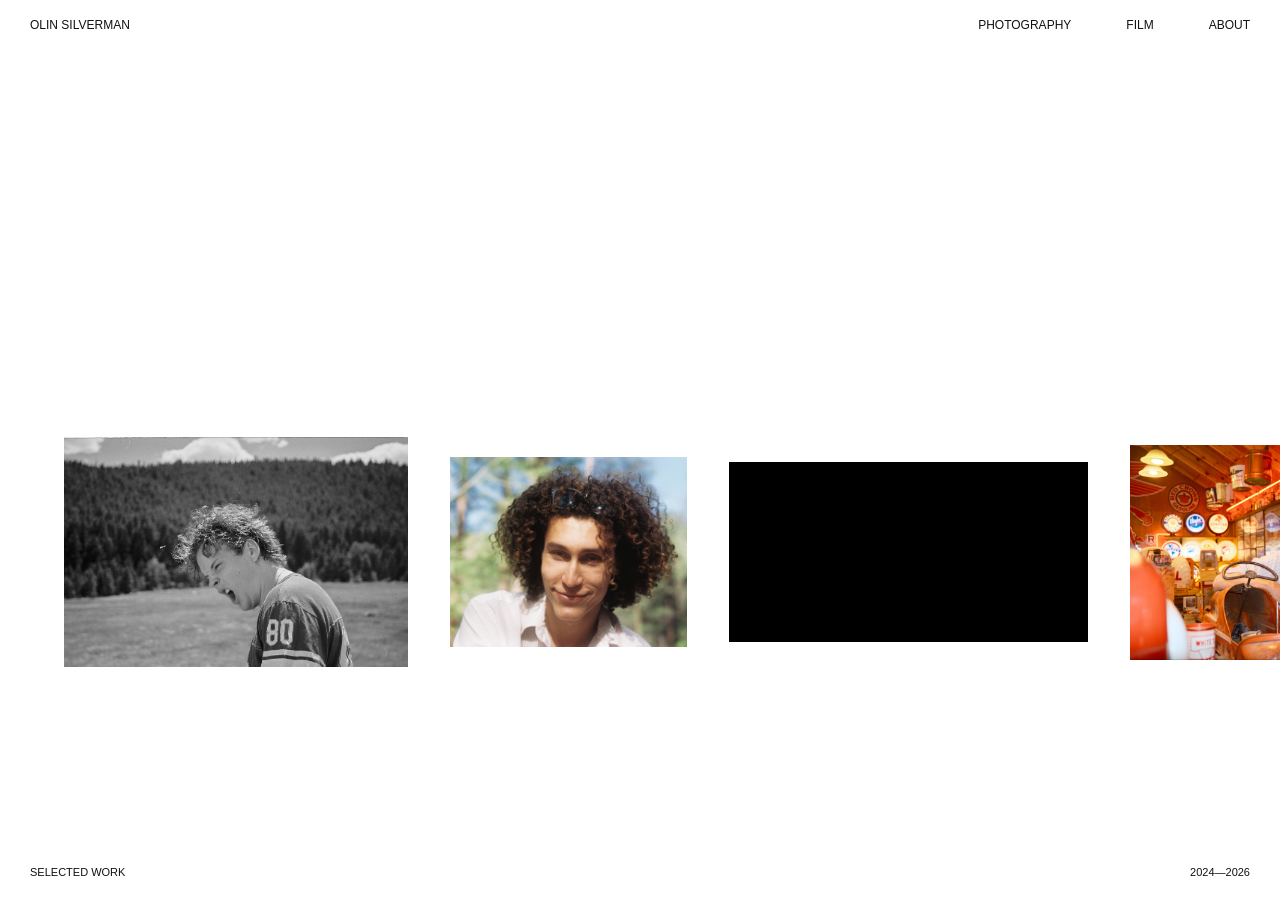
<file: index.html>
<!doctype html><html lang="en"><head>
<meta charset="utf-8"><meta name="viewport" content="width=device-width,initial-scale=1">
<title>Olin Silverman</title><link rel="stylesheet" href="style.css"><link rel="icon" type="image/svg+xml" href="favicon.svg">
</head>
<body><header class="header">
<a class="brand" href="index.html">OLIN SILVERMAN</a>
<nav>
<a href="photography.html">PHOTOGRAPHY</a>
<a href="film.html">FILM</a>
<a href="about.html">ABOUT</a>
</nav>
</header><main>
<section class="home">
<div class="strip" aria-label="Selected work">
<a href="photography.html"><img src="images/jersey-portrait.jpg" alt="Portrait"></a>
<a href="photography.html"><img src="images/portrait-curly-color.jpg" alt="Portrait"></a>
<a href="film.html" class="video-tile"><video autoplay muted loop playsinline preload="metadata" aria-label="Film clip"><source src="videos/homepage-clip-01.mp4" type="video/mp4"></video></a>
<a href="photography.html"><img src="images/gas-station-portrait.png" alt="Gas station portrait"></a>
<a href="photography.html"><img src="images/cow-bw.jpg" alt="Street photograph"></a>
<a href="film.html" class="video-tile"><video autoplay muted loop playsinline preload="metadata" aria-label="Film clip"><source src="videos/homepage-clip-03.mp4" type="video/mp4"></video></a>
<a href="photography.html"><img src="images/coast-golden.jpg" alt="Coastal landscape"></a>
<a href="film.html" class="video-tile"><video autoplay muted loop playsinline preload="metadata" aria-label="Film clip"><source src="videos/homepage-clip-04.mp4" type="video/mp4"></video></a>
<a href="photography.html"><img src="images/wave-bw.jpg" alt="Ocean wave"></a>
<a href="photography.html"><img src="images/orange-church.jpg" alt="Church"></a>
<a href="film.html" class="video-tile"><video autoplay muted loop playsinline preload="metadata" aria-label="Film clip"><source src="videos/homepage-bikers.mp4" type="video/mp4"></video></a>
<a href="photography.html"><img src="images/orange-runner.jpg" alt="Runner in hallway"></a>
<a href="photography.html"><img src="images/skier.jpg" alt="Skier in snow"></a>
<a href="photography.html"><img src="images/harbor-tug.jpg" alt="Tugboat in harbor"></a>
</div>
<div class="home-foot"><span>SELECTED WORK</span><span>2024—2026</span></div>
</section></main><script src="script.js"></script></body></html>
</file>
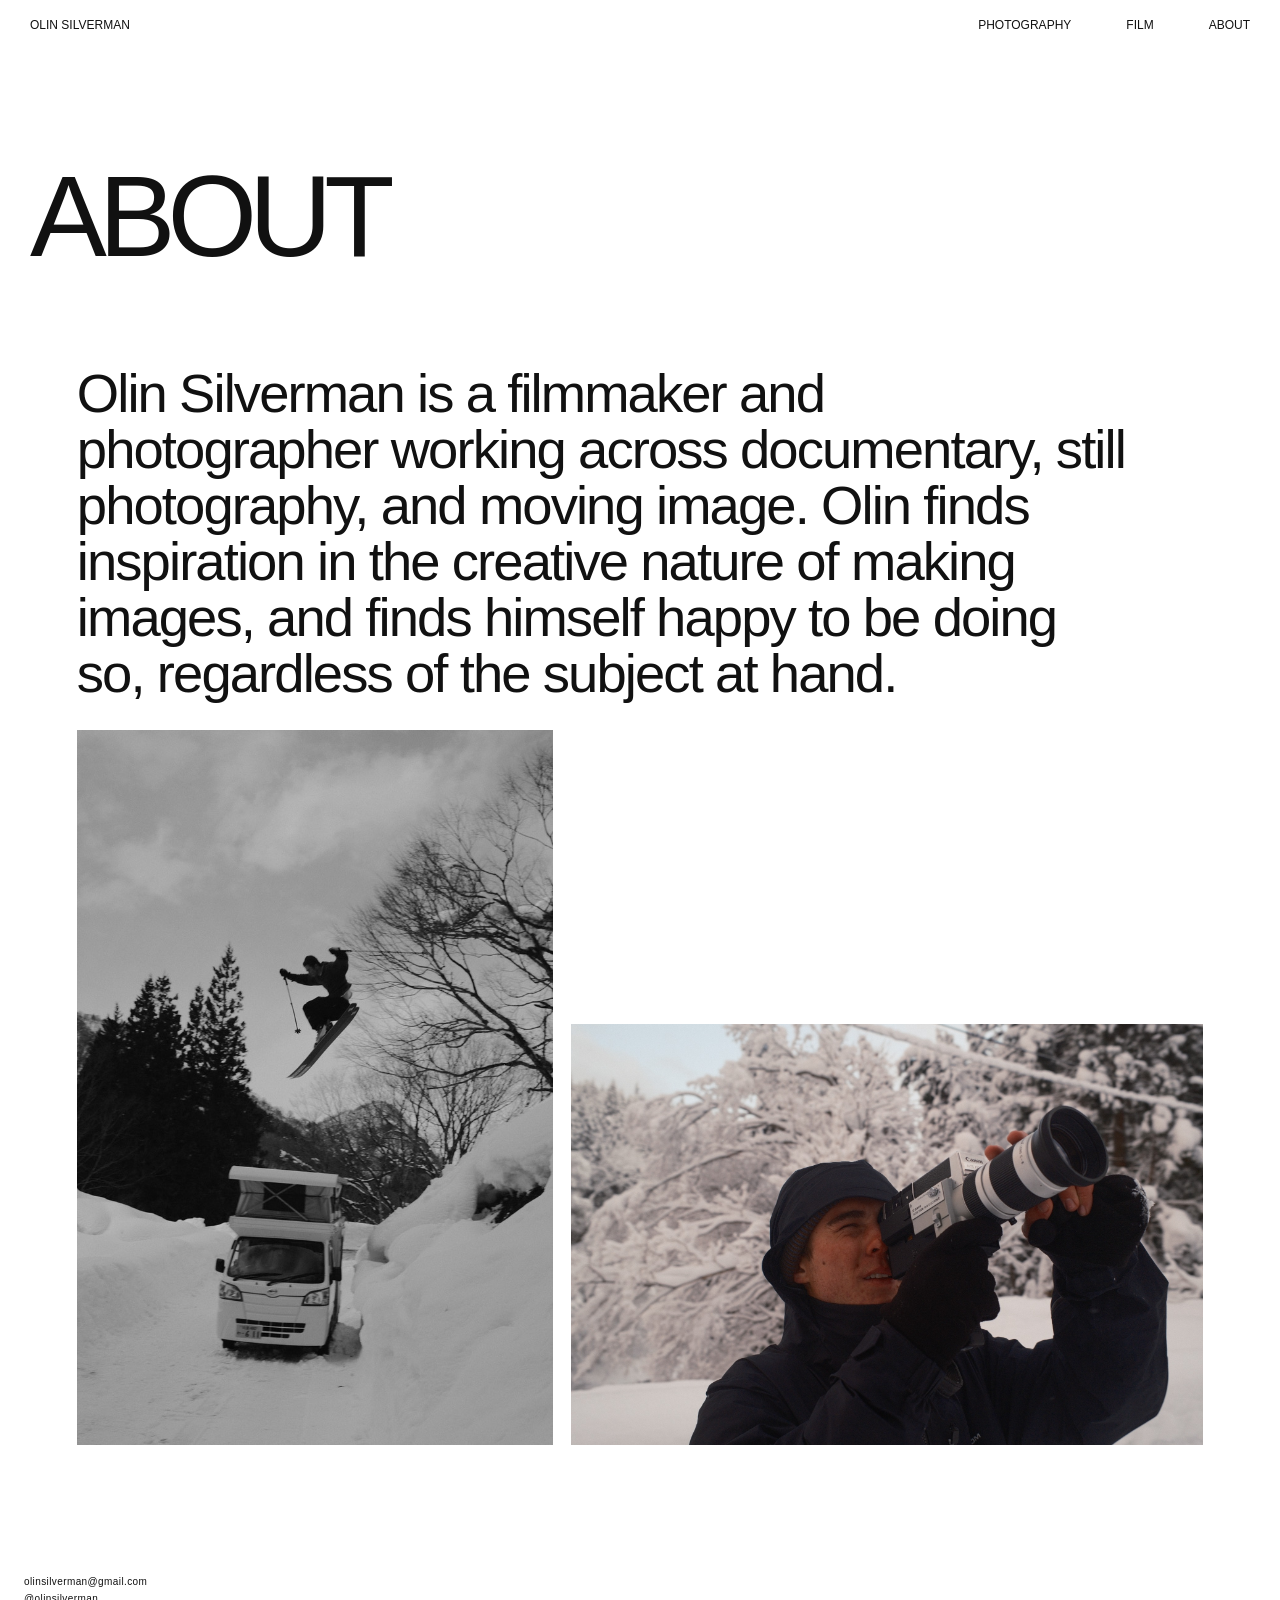
<file: about.html>
<!doctype html><html lang="en"><head>
<meta charset="utf-8"><meta name="viewport" content="width=device-width,initial-scale=1">
<title>About — Olin Silverman</title><link rel="stylesheet" href="style.css"><link rel="icon" type="image/svg+xml" href="favicon.svg">
</head>
<body><header class="header">
<a class="brand" href="index.html">OLIN SILVERMAN</a>
<nav>
<a href="photography.html">PHOTOGRAPHY</a>
<a href="film.html">FILM</a>
<a href="about.html">ABOUT</a>
</nav>
</header><main>
<section class="about about-reference">
<div class="page-head"><h1>ABOUT</h1></div>
<p class="about-reference-statement">Olin Silverman is a filmmaker and photographer working across documentary, still photography, and moving image. Olin finds inspiration in the creative nature of making images, and finds himself happy to be doing so, regardless of the subject at hand.</p>
<div class="about-reference-images">
<figure><img src="images/about-ski-jump.jpeg" alt="Skier jumping above a vehicle in deep snow"></figure>
<figure><img src="images/about-filming.jpg" alt="Filmmaker using a camera in the snow"></figure>
</div>
</section>
</main><script src="script.js"></script><div class="site-contact">
<a href="mailto:olinsilverman@gmail.com">olinsilverman@gmail.com</a>
<a href="https://www.instagram.com/olinsilverman/" target="_blank" rel="noopener">@olinsilverman</a>
</div>
</body></html>
</file>
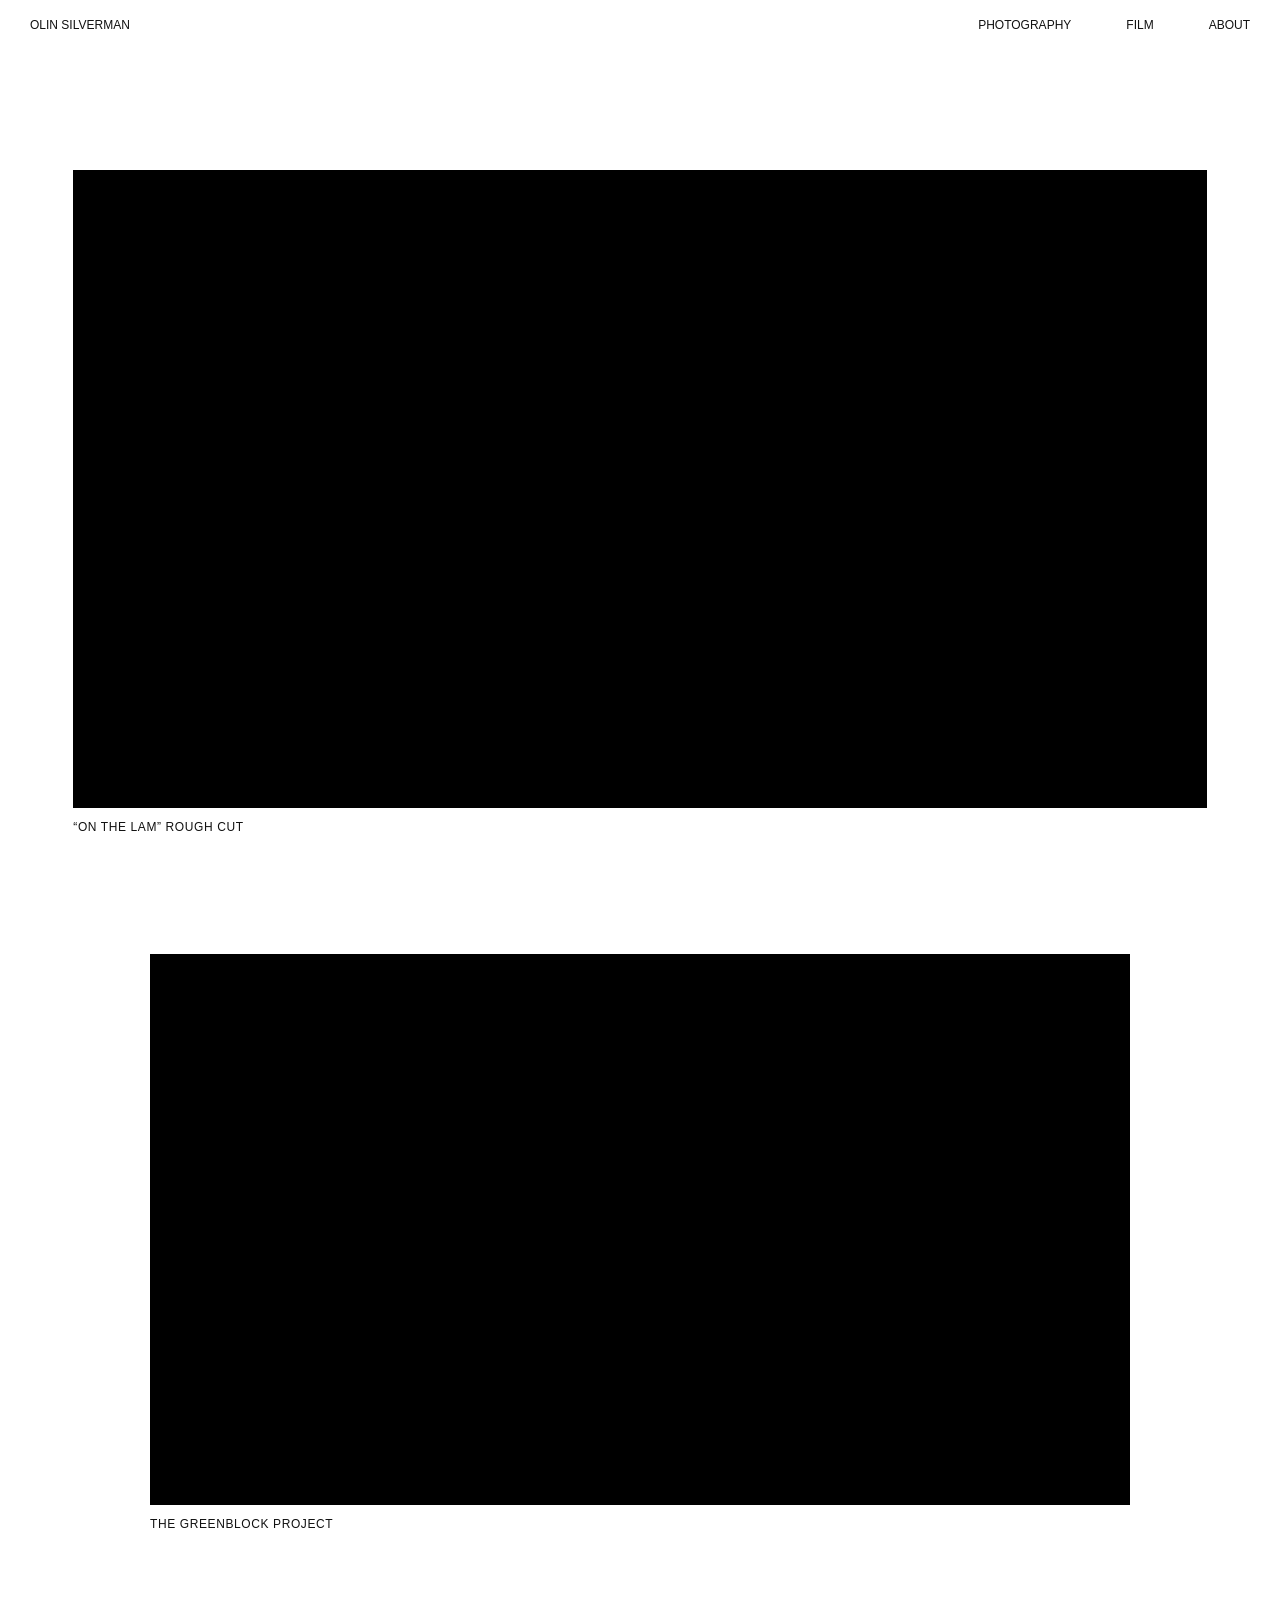
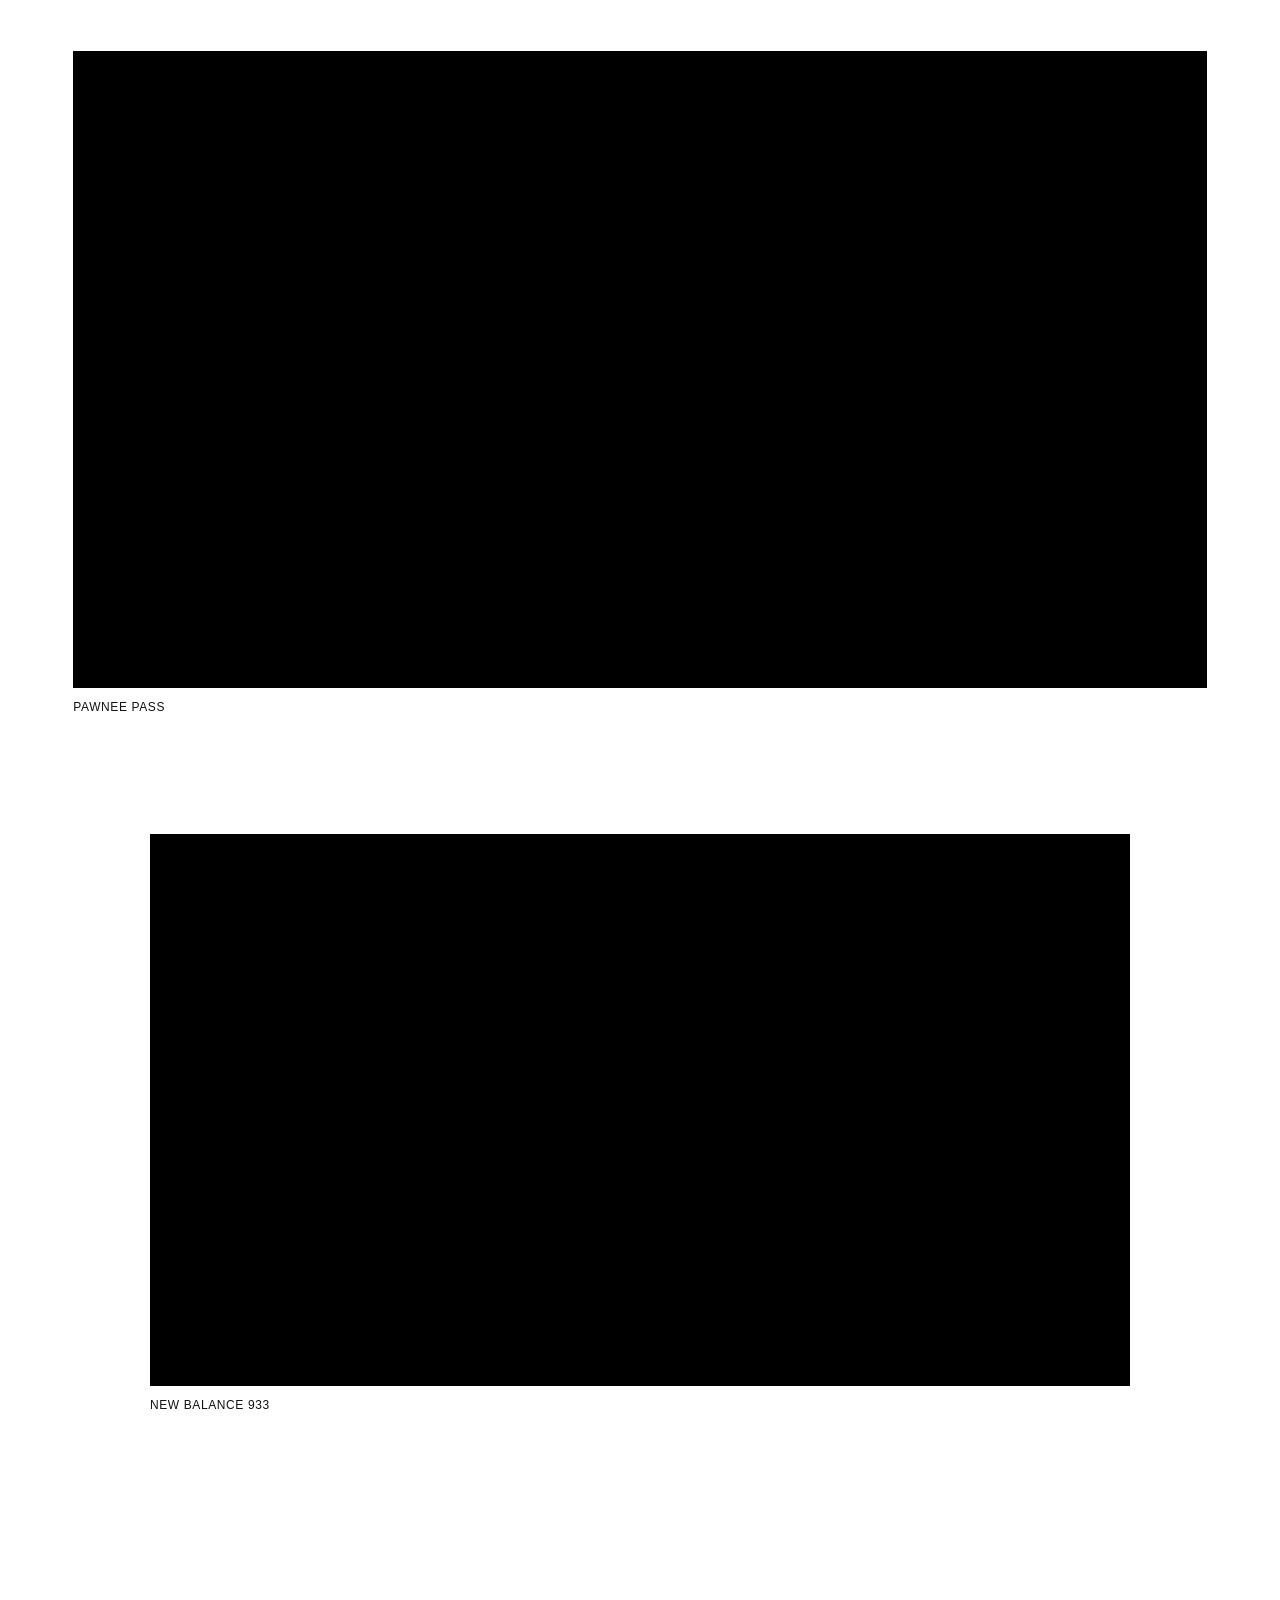
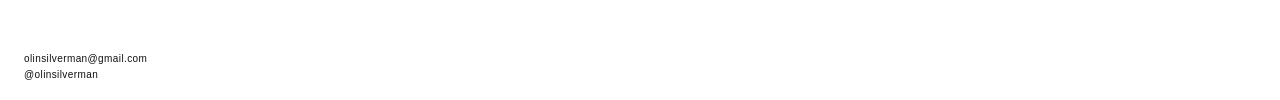
<file: film.html>
<!doctype html><html lang="en"><head>
<meta charset="utf-8"><meta name="viewport" content="width=device-width,initial-scale=1">
<title>Film — Olin Silverman</title><link rel="stylesheet" href="style.css"><link rel="icon" type="image/svg+xml" href="favicon.svg">
</head>
<body><header class="header">
<a class="brand" href="index.html">OLIN SILVERMAN</a>
<nav>
<a href="photography.html">PHOTOGRAPHY</a>
<a href="film.html">FILM</a>
<a href="about.html">ABOUT</a>
</nav>
</header><main class="film-page">
  <section class="film-project">
    <div class="film-embed">
      <iframe src="https://player.vimeo.com/video/1230556591?title=0&byline=0&portrait=0"
        title="ON THE LAM Rough Cut"
        frameborder="0" allow="autoplay; fullscreen; picture-in-picture" allowfullscreen></iframe>
    </div>
    <div class="film-meta"><h2>“ON THE LAM” Rough Cut</h2></div>
  </section>

  <section class="film-project">
    <div class="film-embed">
      <iframe src="https://player.vimeo.com/video/1230595044?title=0&byline=0&portrait=0"
        title="The Greenblock Project"
        frameborder="0" allow="autoplay; fullscreen; picture-in-picture" allowfullscreen></iframe>
    </div>
    <div class="film-meta"><h2>The Greenblock Project</h2></div>
  </section>

  <section class="film-project">
    <div class="film-embed">
      <iframe src="https://player.vimeo.com/video/1231788309?title=0&byline=0&portrait=0"
        title="Pawnee Pass"
        frameborder="0" allow="autoplay; fullscreen; picture-in-picture" allowfullscreen></iframe>
    </div>
    <div class="film-meta"><h2>Pawnee Pass</h2></div>
  </section>

  <section class="film-project">
    <div class="film-embed">
      <iframe src="https://player.vimeo.com/video/1231485415?title=0&byline=0&portrait=0"
        title="New Balance 933"
        frameborder="0" allow="autoplay; fullscreen; picture-in-picture" allowfullscreen></iframe>
    </div>
    <div class="film-meta"><h2>New Balance 933</h2></div>
  </section>
</main><script src="script.js"></script><div class="site-contact">
<a href="mailto:olinsilverman@gmail.com">olinsilverman@gmail.com</a>
<a href="https://www.instagram.com/olinsilverman/" target="_blank" rel="noopener">@olinsilverman</a>
</div>
</body></html>
</file>
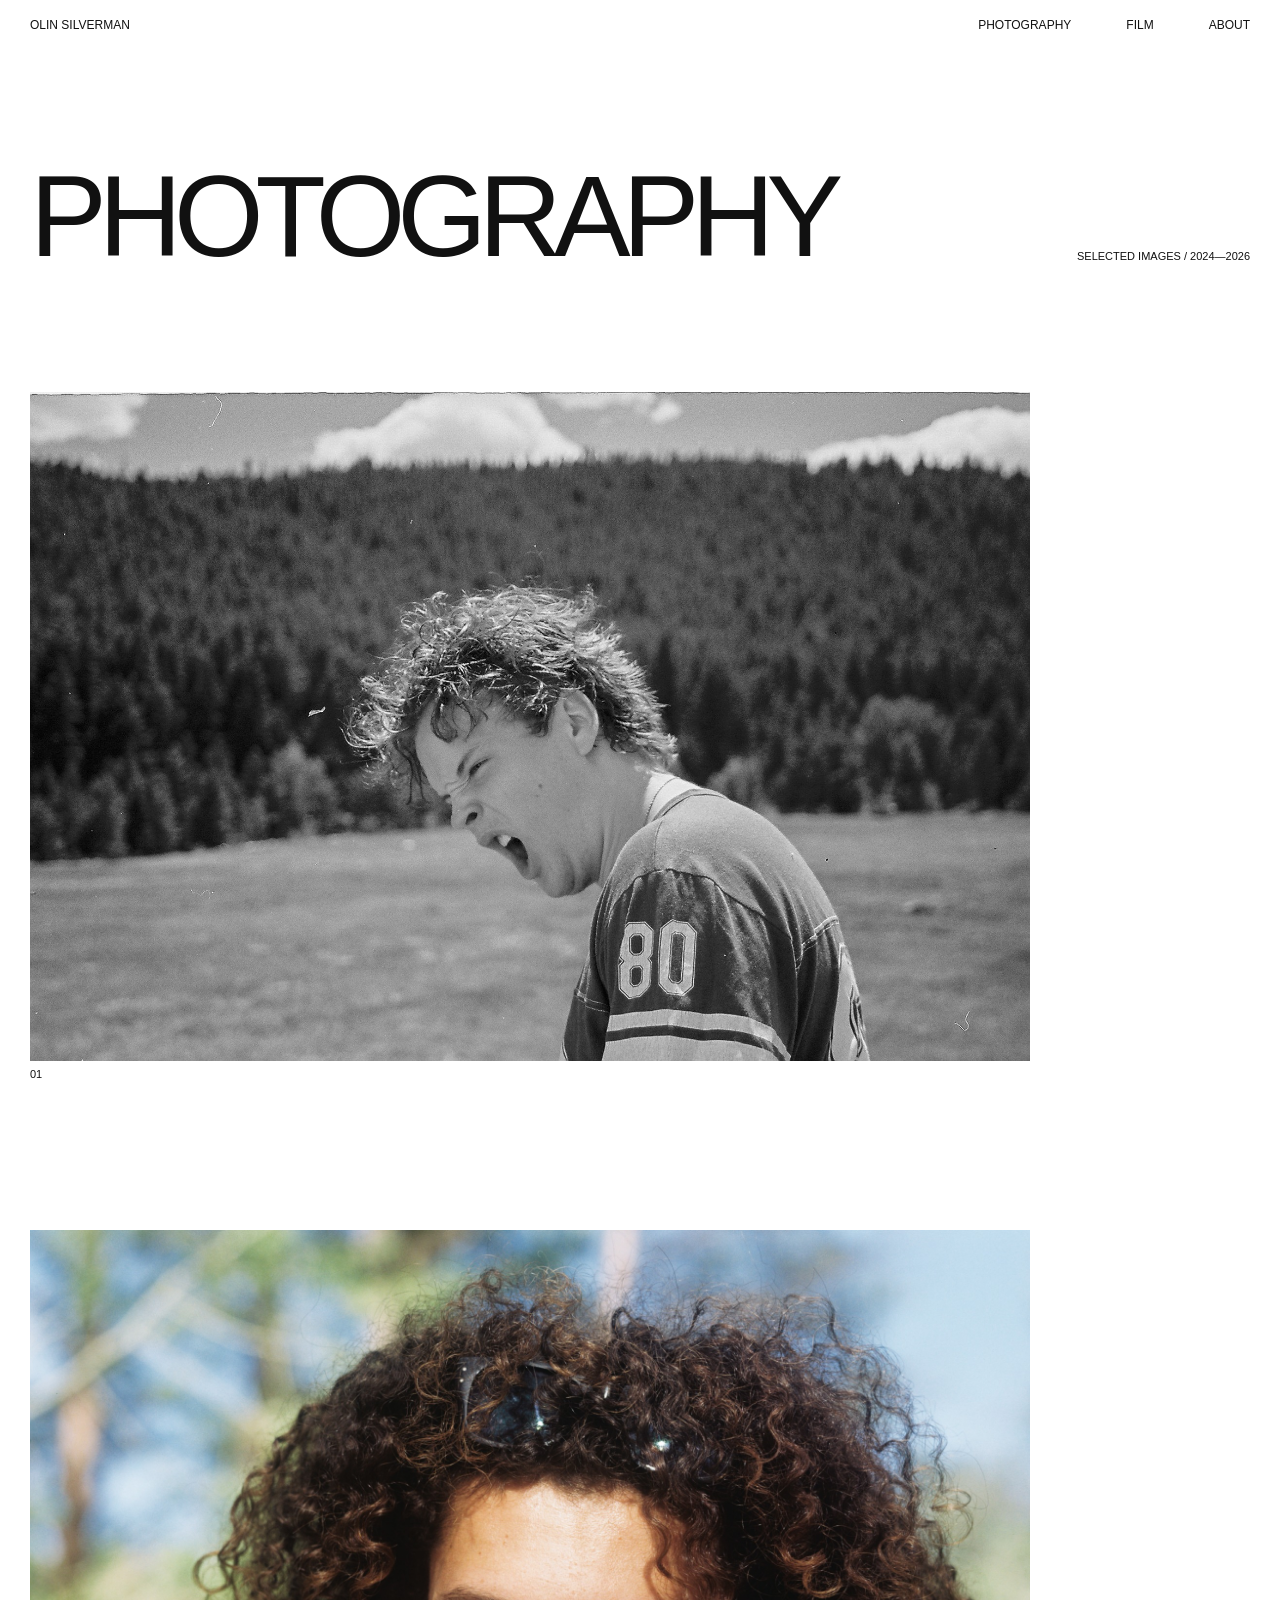
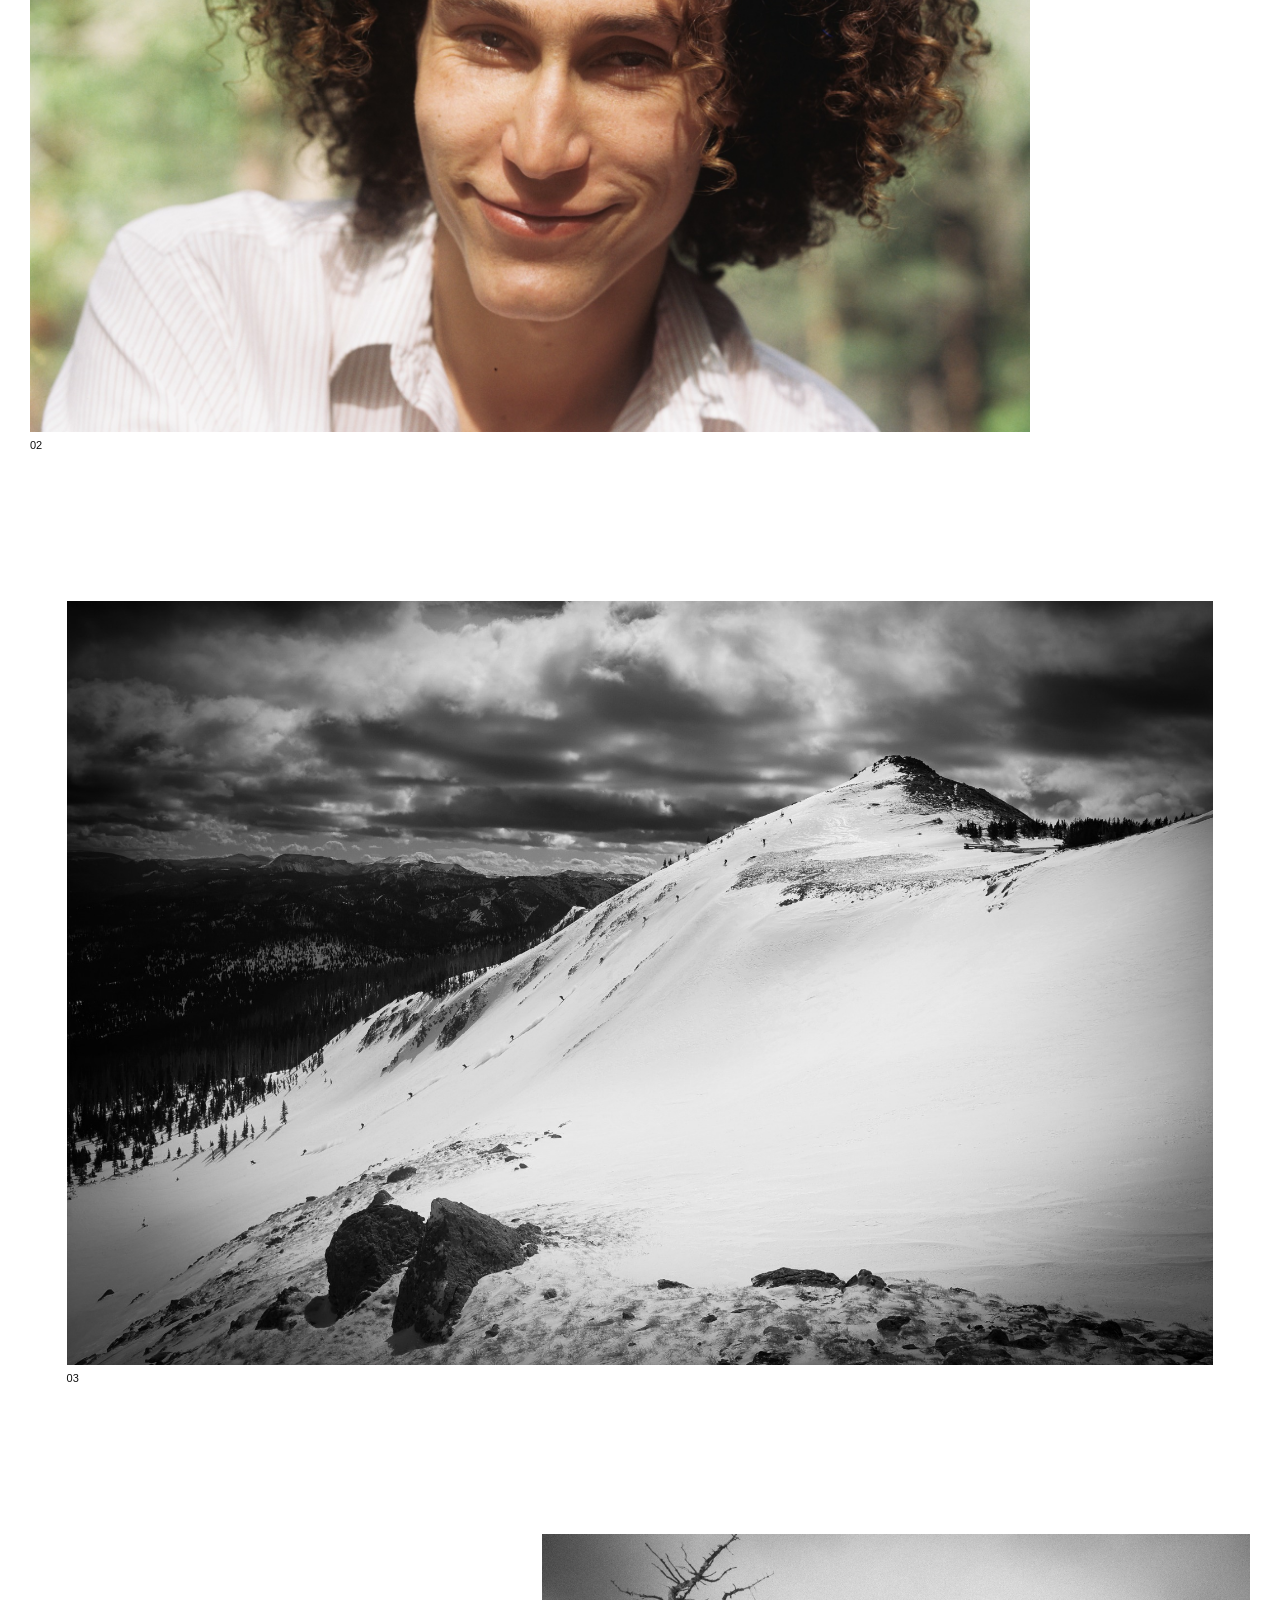
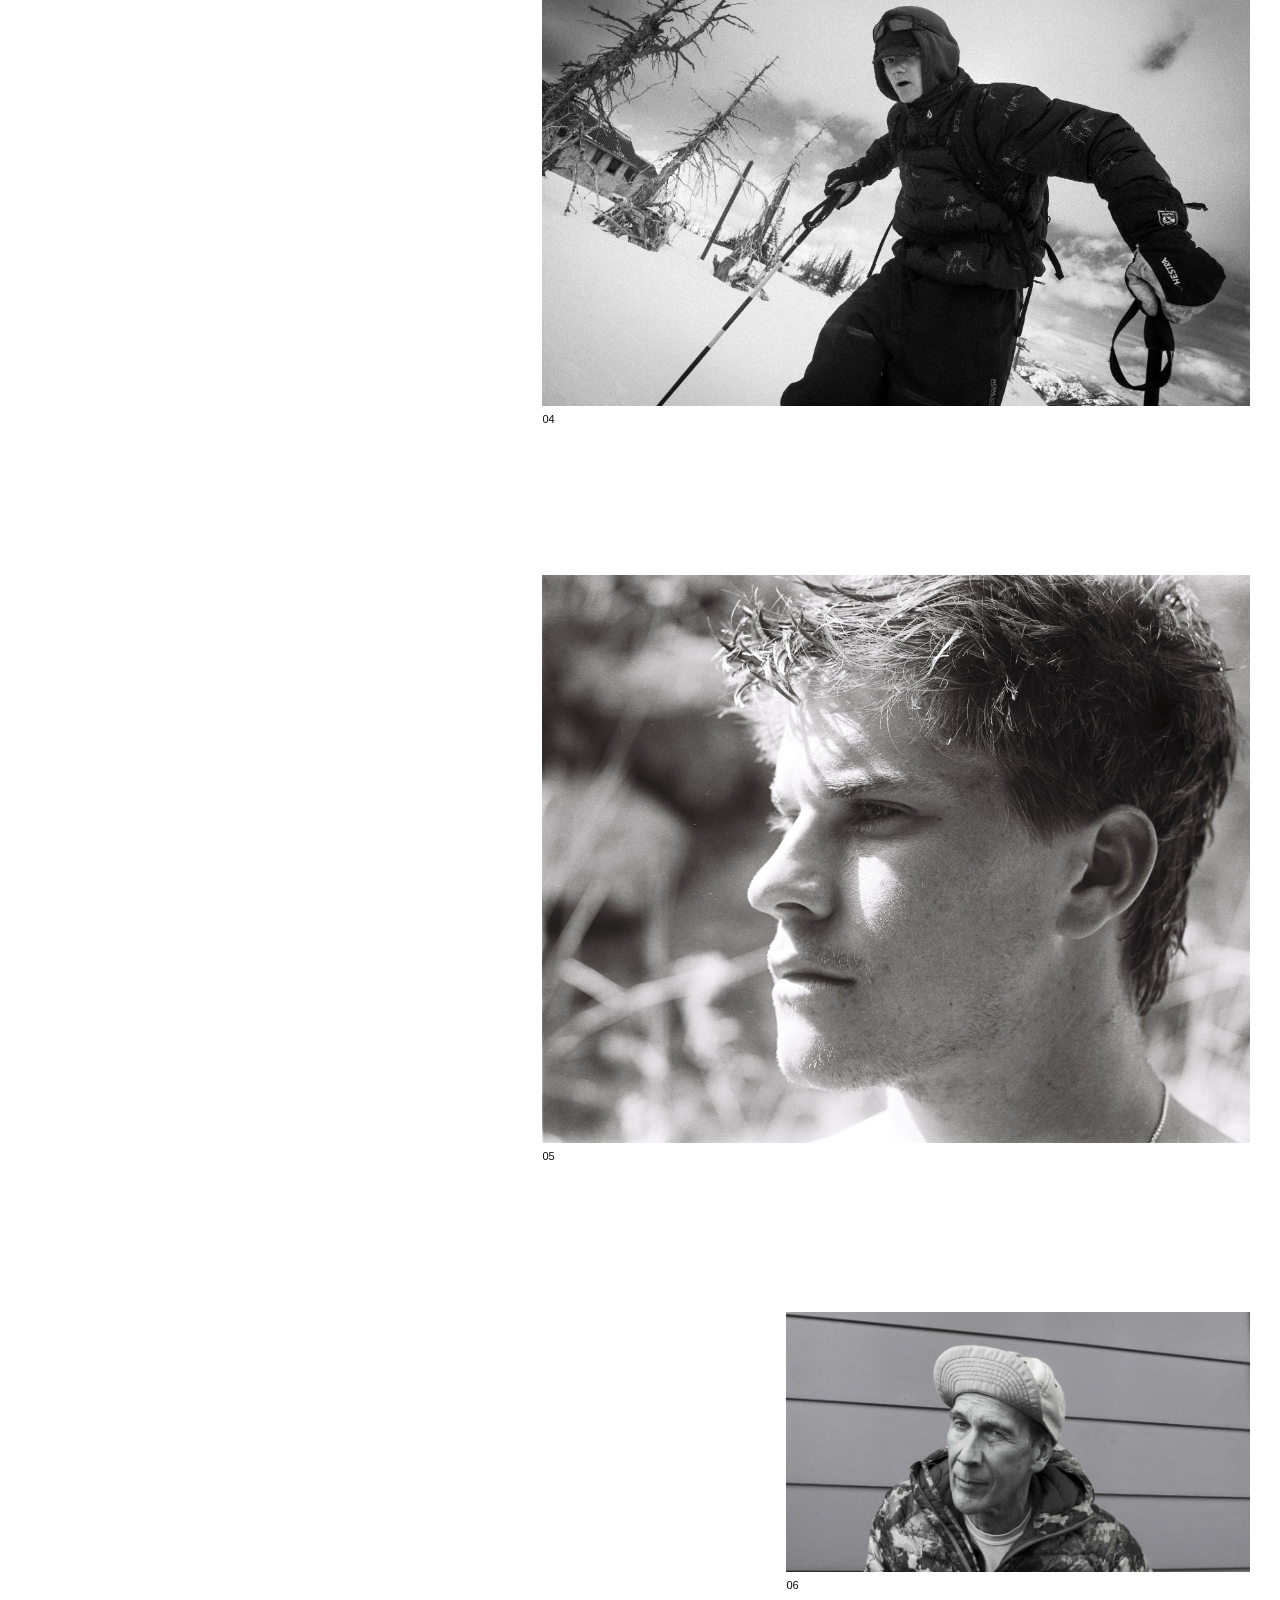
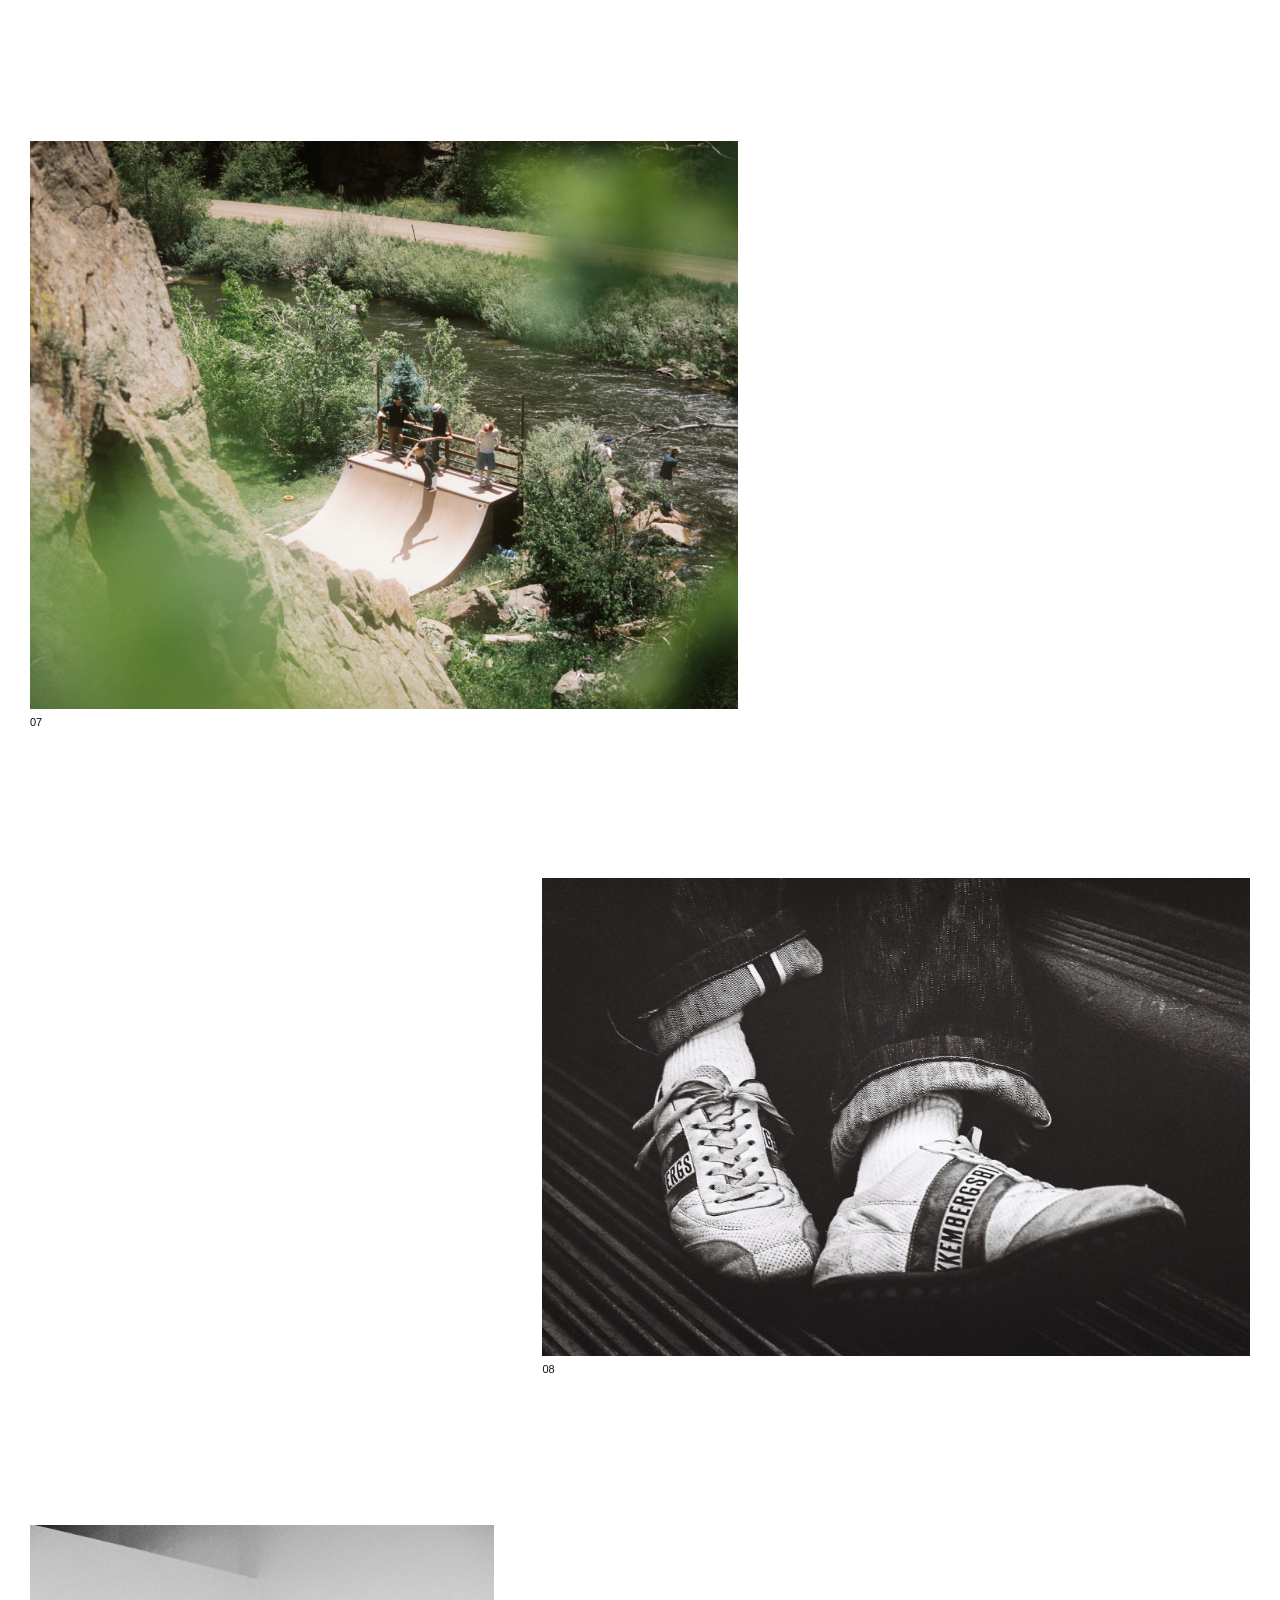
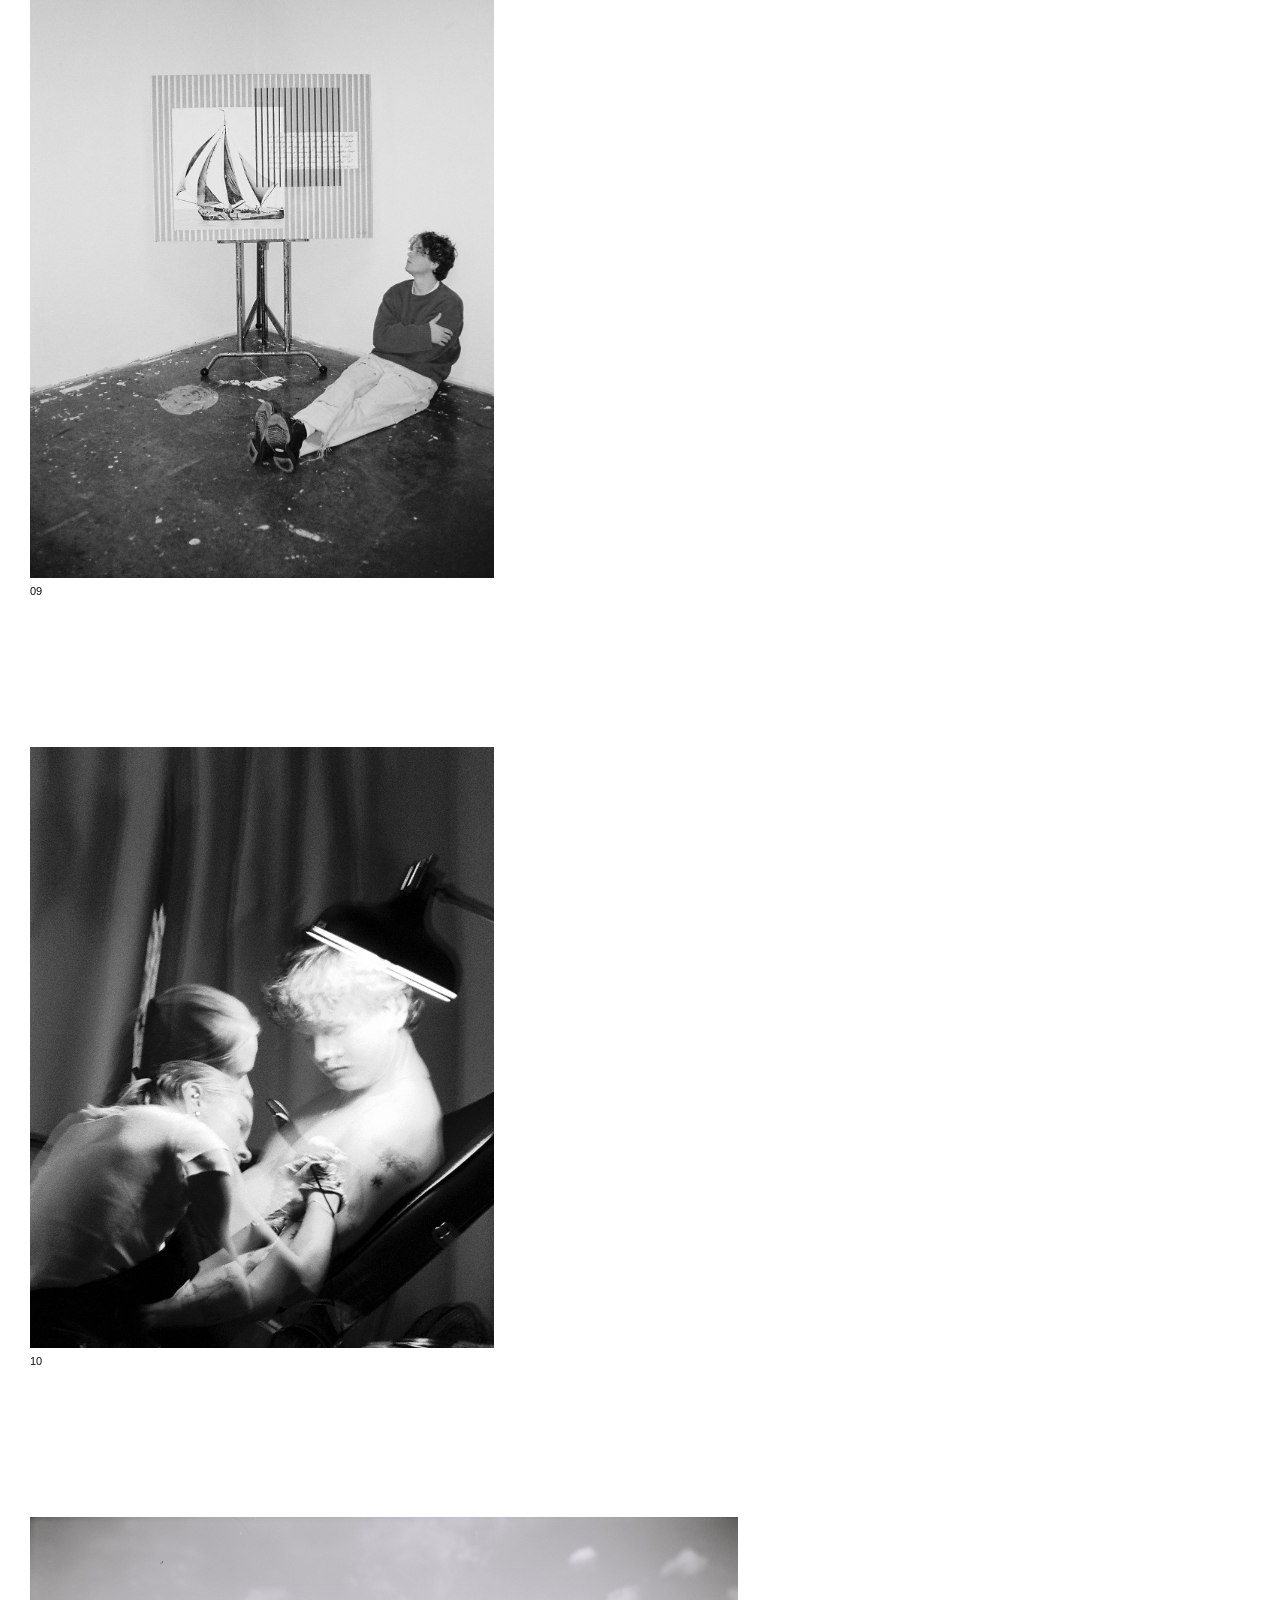
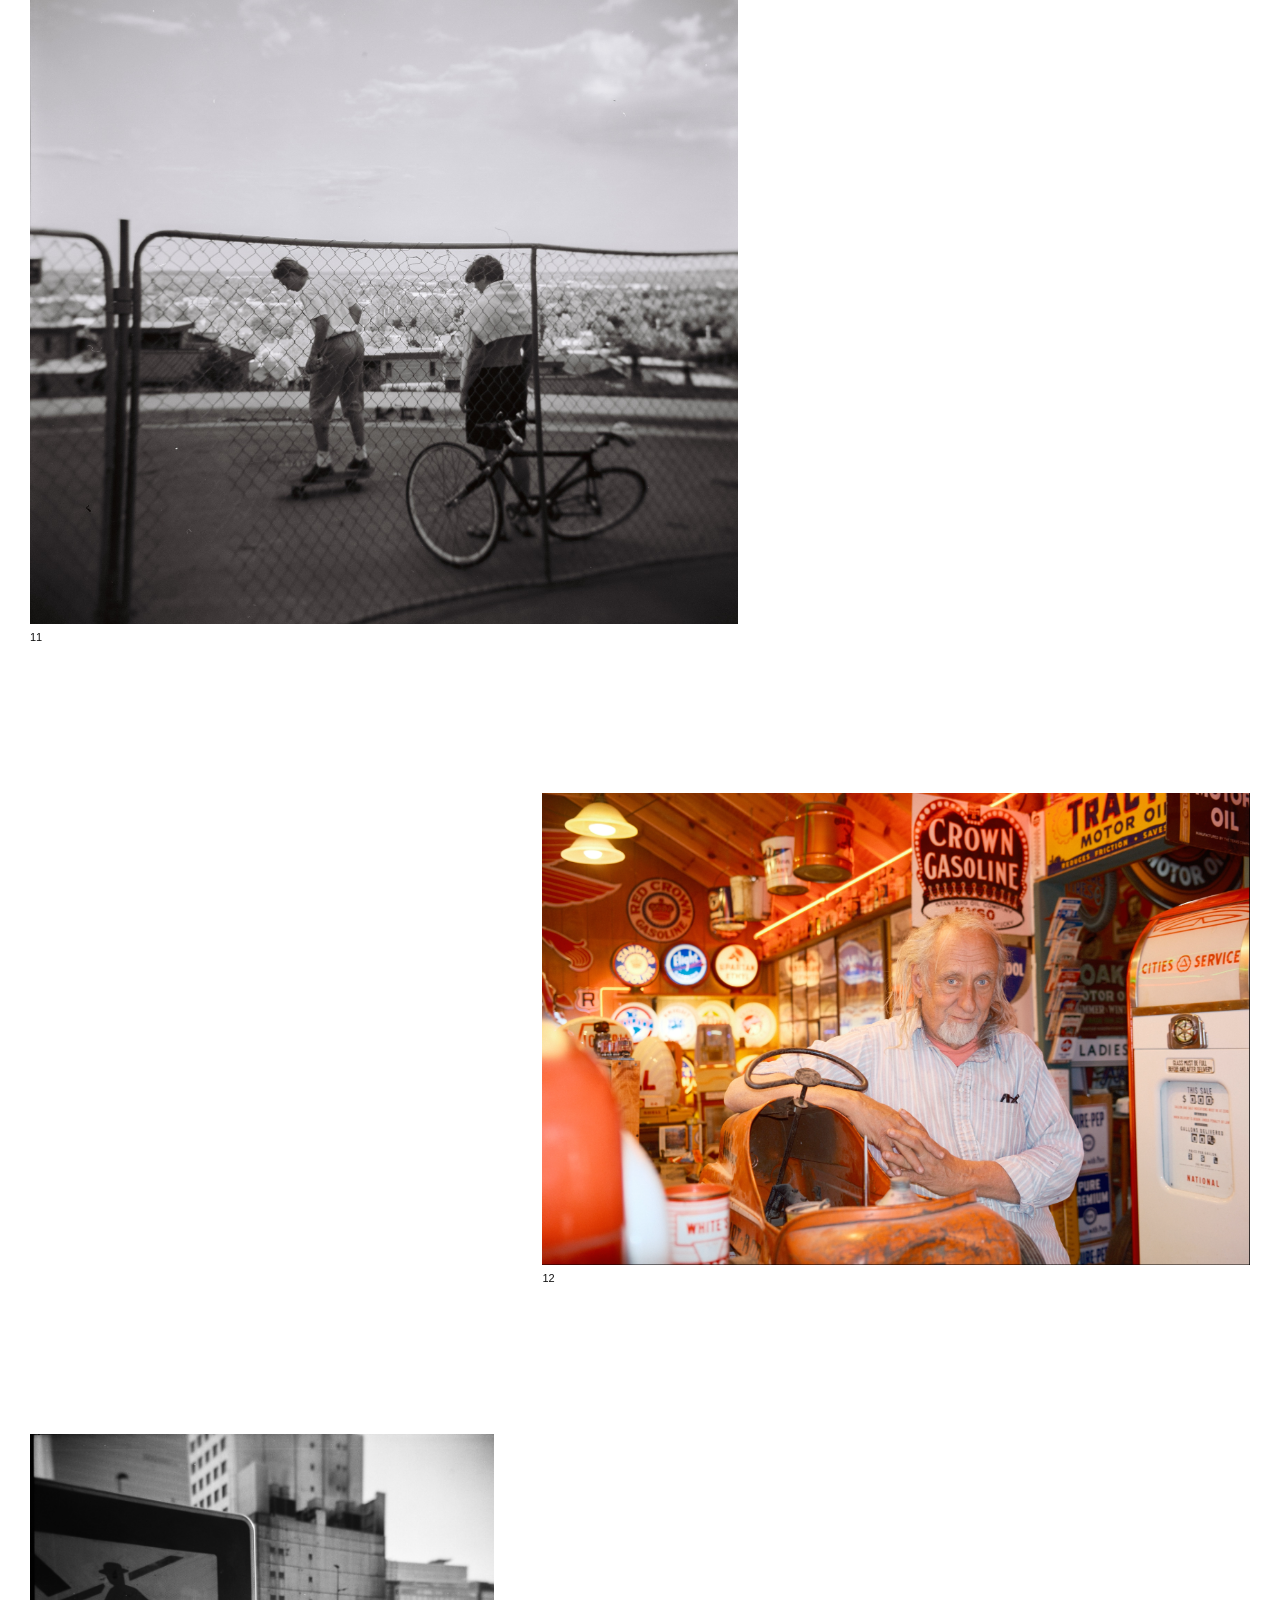
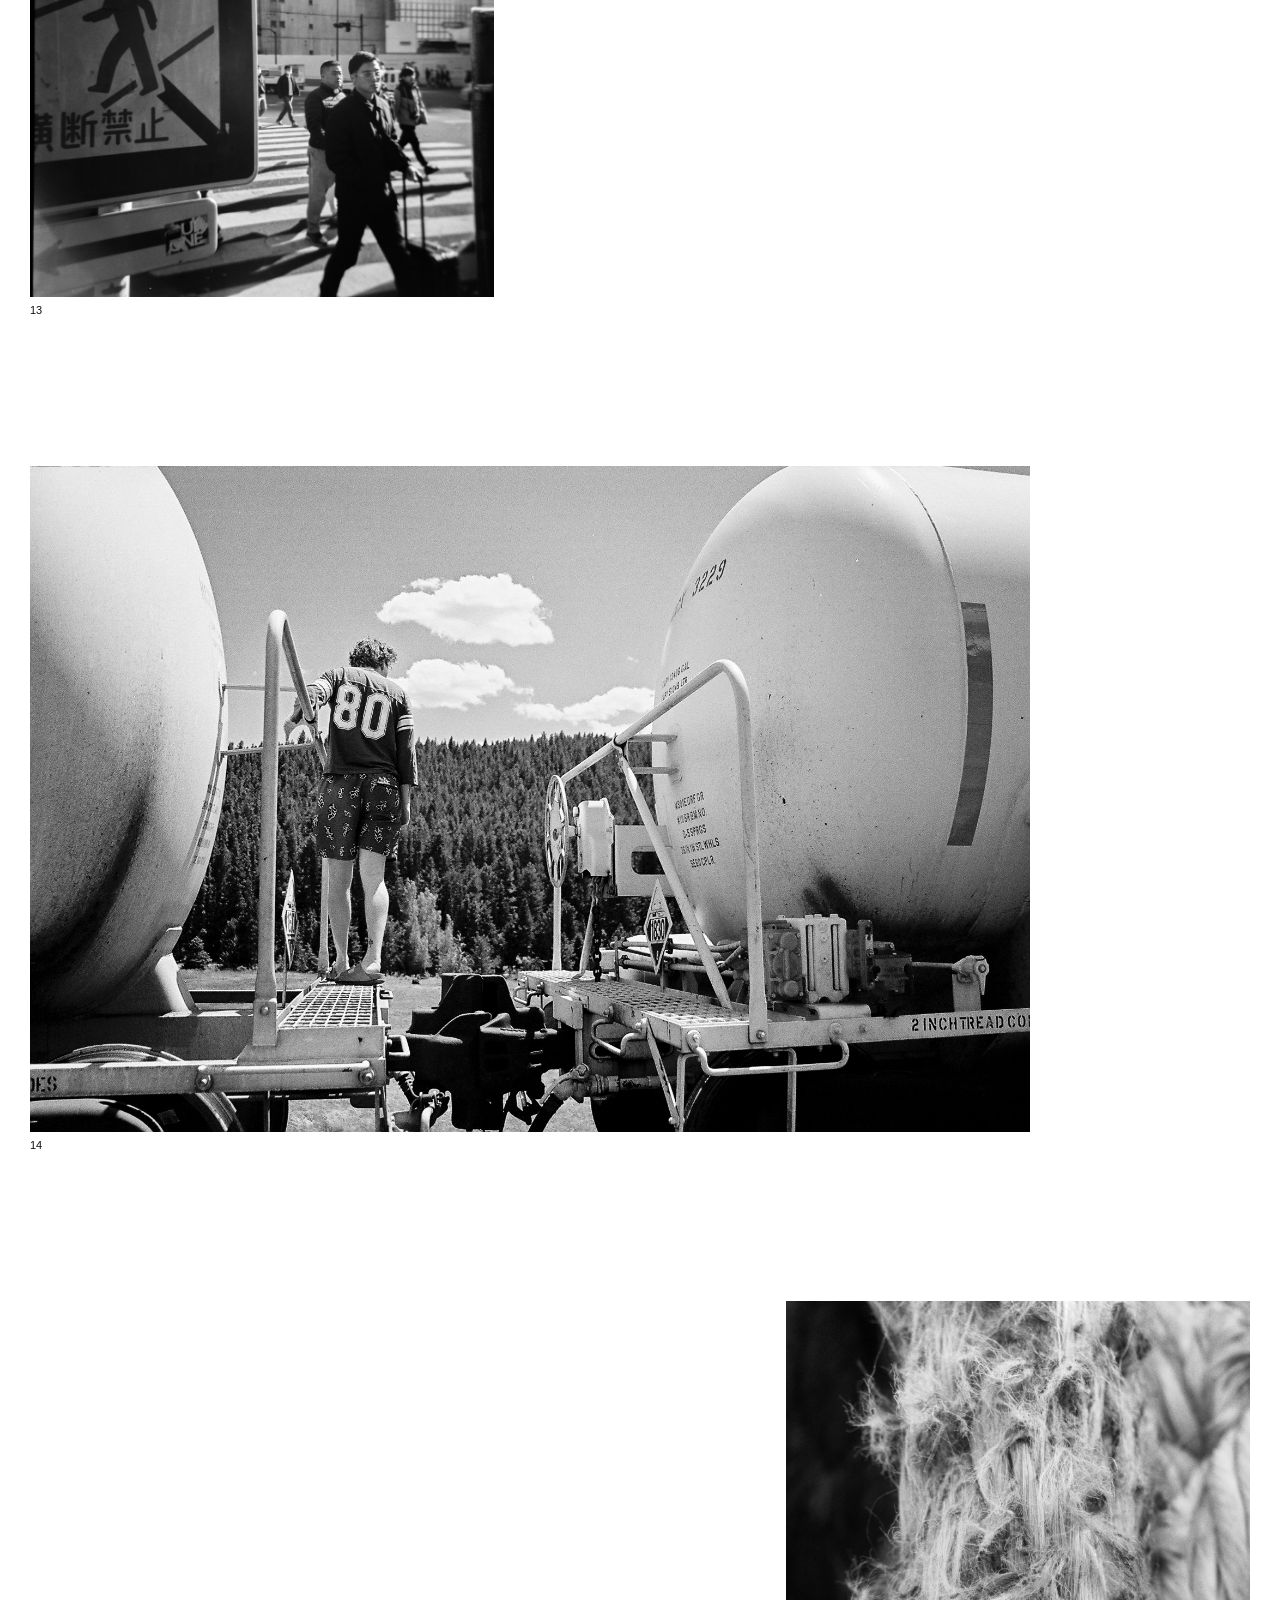
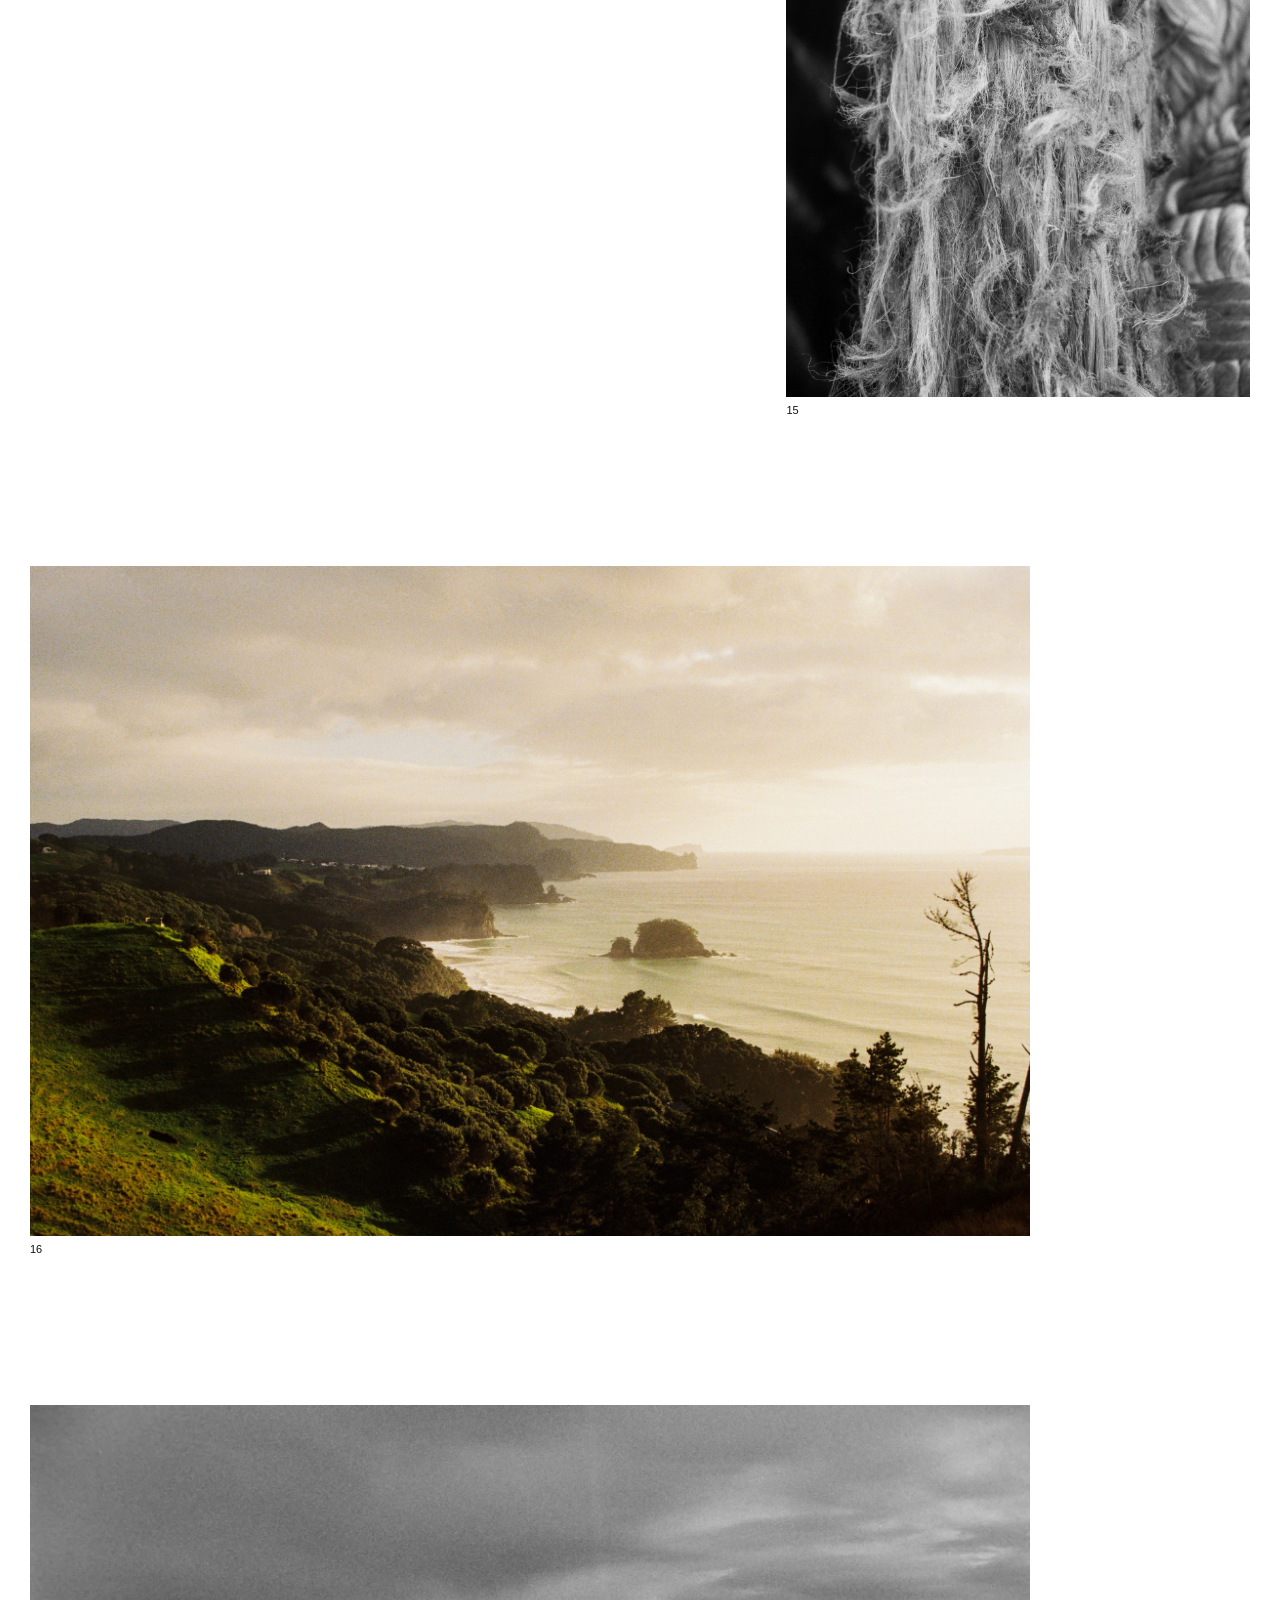
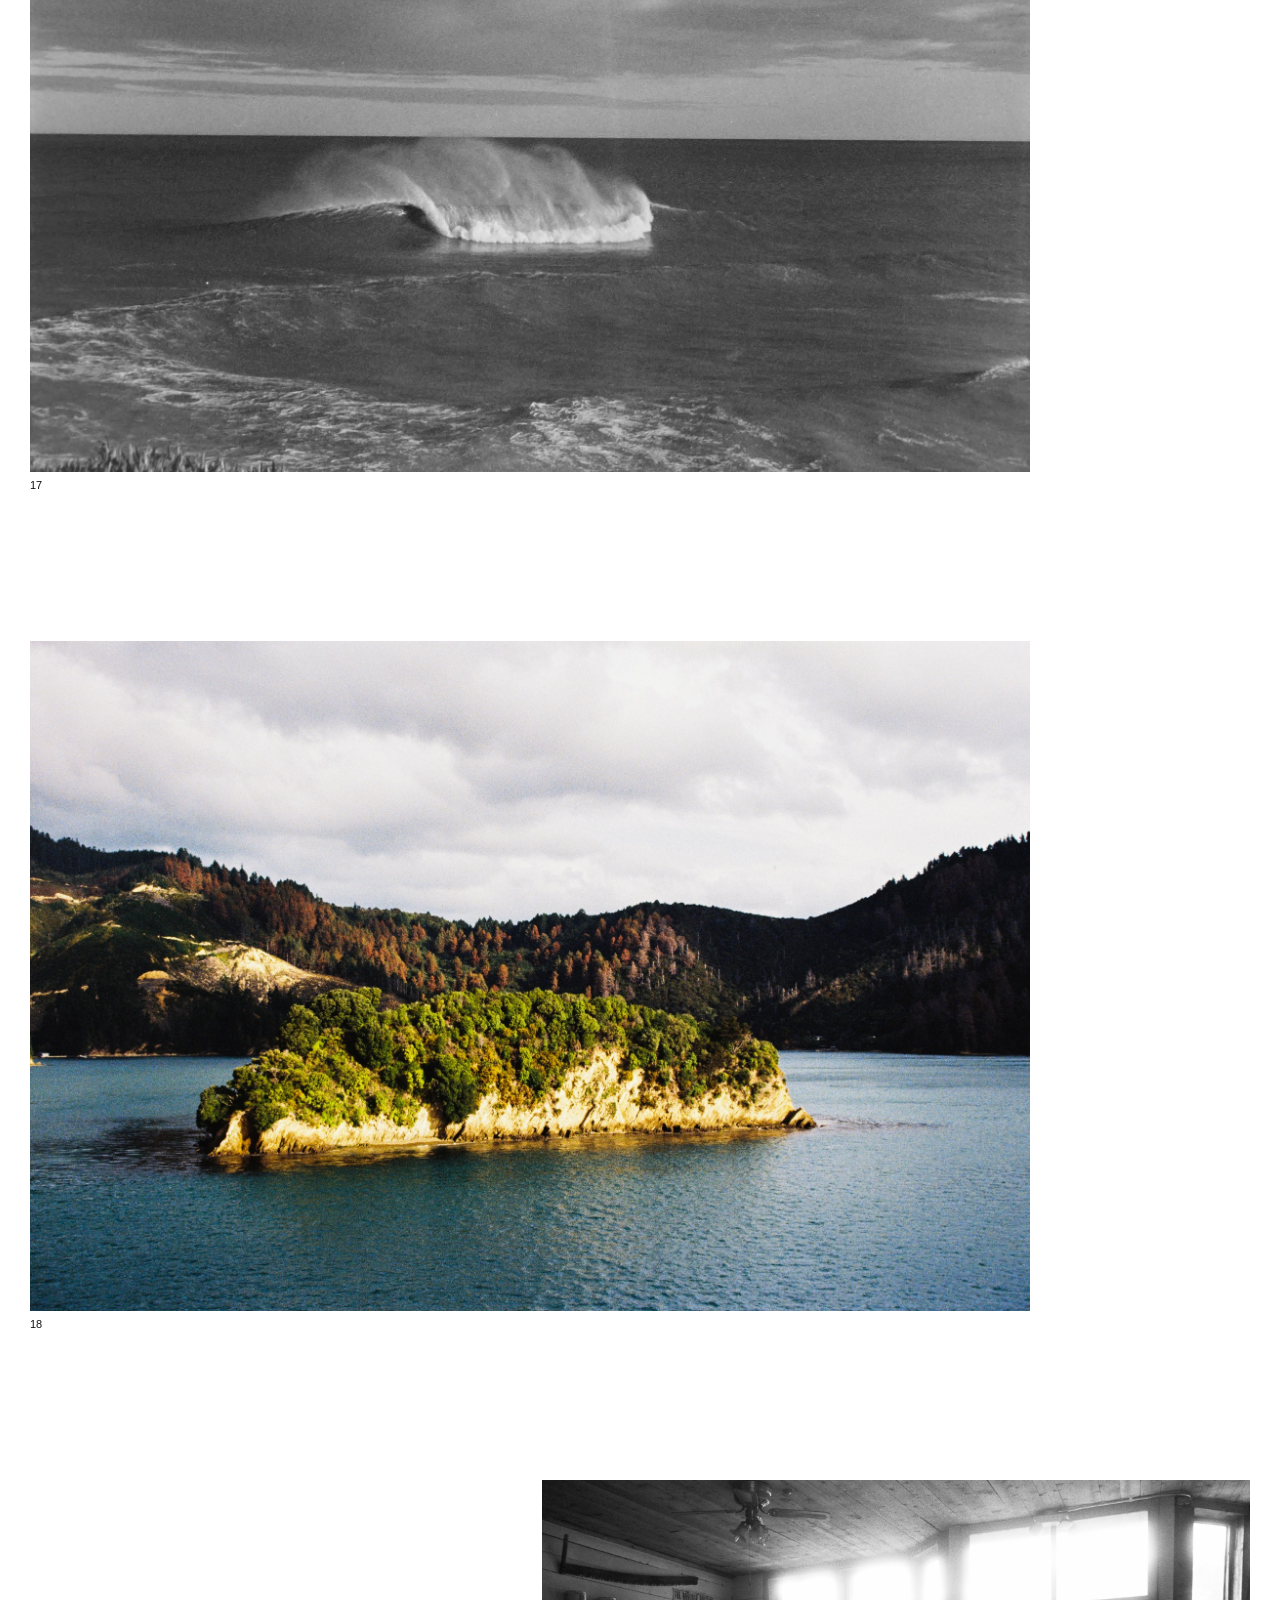
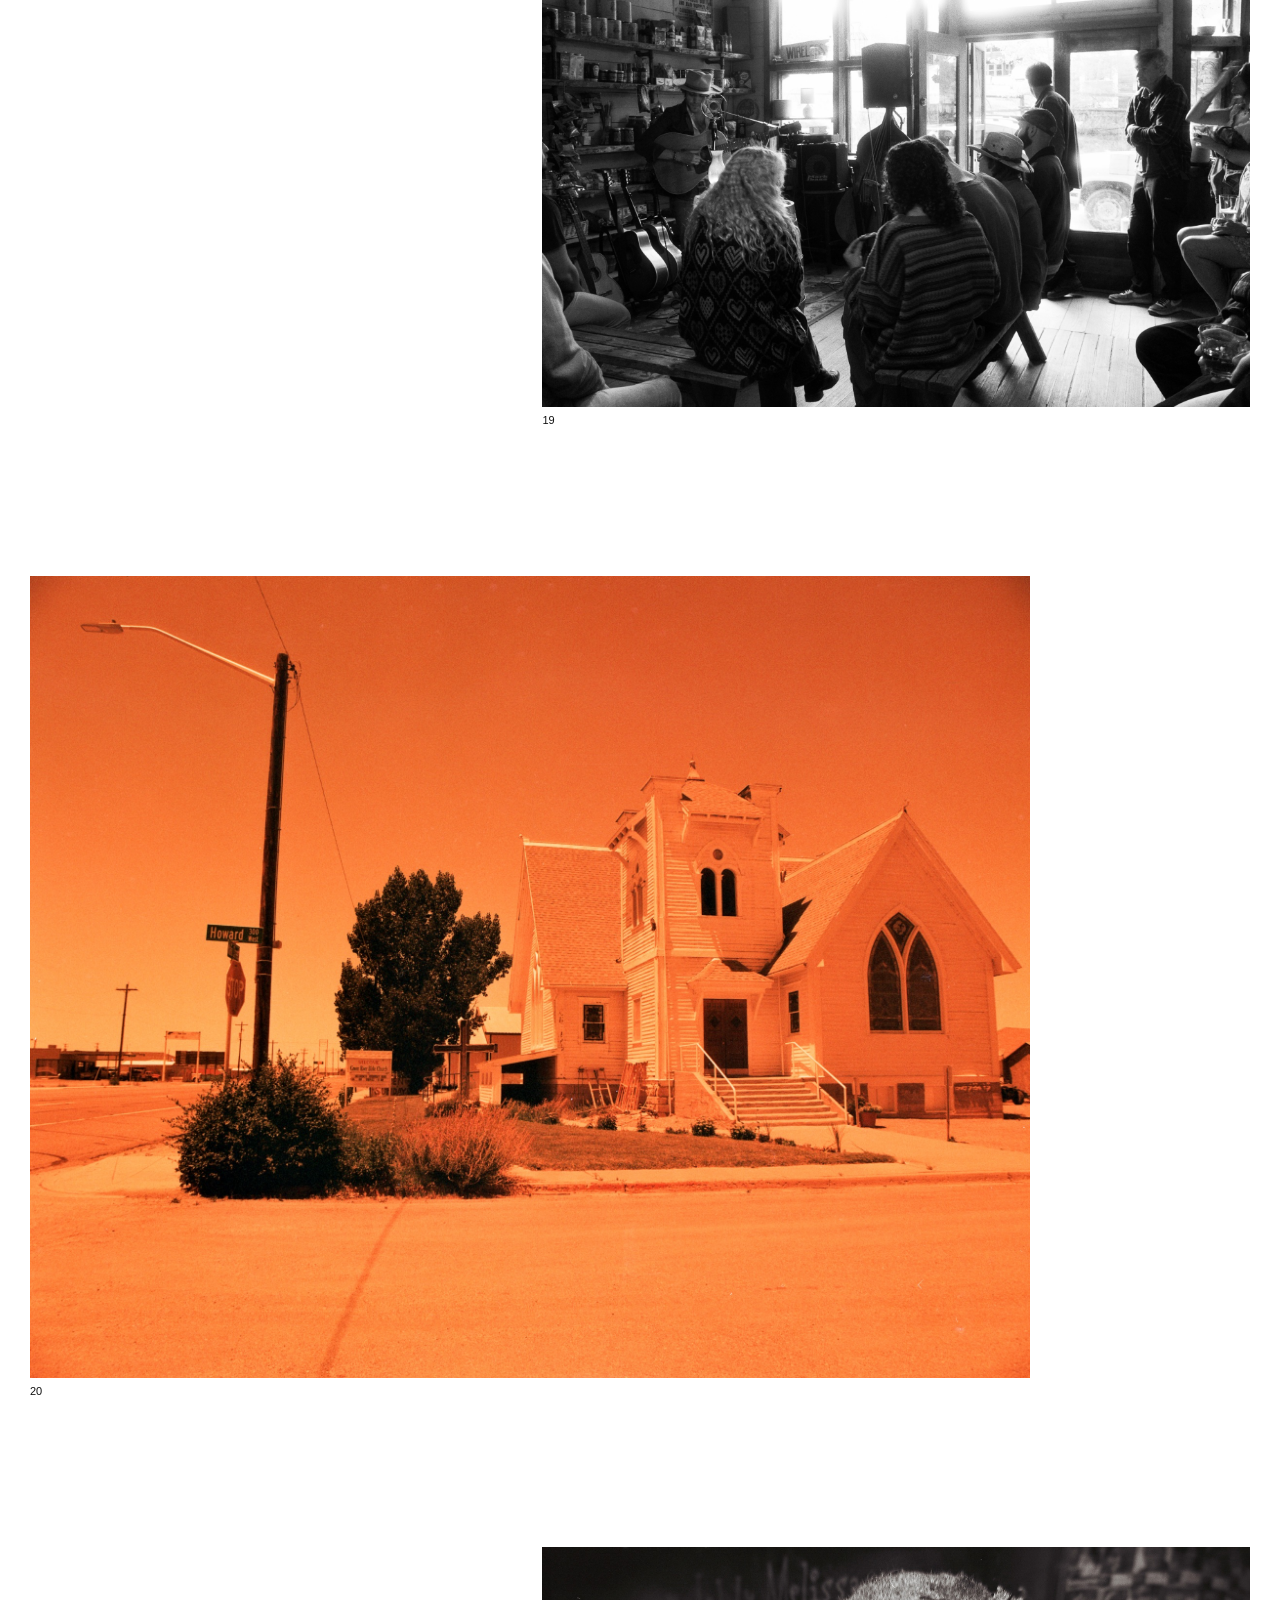
<file: photography.html>
<!doctype html><html lang="en"><head>
<meta charset="utf-8"><meta name="viewport" content="width=device-width,initial-scale=1">
<title>Photography — Olin Silverman</title><link rel="stylesheet" href="style.css"><link rel="icon" type="image/svg+xml" href="favicon.svg">
</head>
<body><header class="header">
<a class="brand" href="index.html">OLIN SILVERMAN</a>
<nav>
<a href="photography.html">PHOTOGRAPHY</a>
<a href="film.html">FILM</a>
<a href="about.html">ABOUT</a>
</nav>
</header><main>
<section class="page-head"><h1>PHOTOGRAPHY</h1><span>SELECTED IMAGES / 2024—2026</span></section>
<section class="photo-grid">
<figure class="wide"><img src="images/jersey-portrait.jpg" alt=""><figcaption>01</figcaption></figure>
<figure class="wide"><img src="images/portrait-curly-color.jpg" alt=""><figcaption>02</figcaption></figure>
<figure class="feature-landscape"><img src="images/mountain.jpg" alt=""><figcaption>03</figcaption></figure>
<figure class="medium right"><img src="images/skier.jpg" alt="Skier in front of winter trees"><figcaption>04</figcaption></figure>
<figure class="medium right"><img src="images/portrait-profile-bw.jpg" alt=""><figcaption>05</figcaption></figure>
<figure class="small right"><img src="images/dave-fisher.jpg" alt=""><figcaption>06</figcaption></figure>
<figure class="medium"><img src="images/skate-ramp.jpg" alt=""><figcaption>07</figcaption></figure>
<figure class="medium right"><img src="images/shoes.jpg" alt=""><figcaption>08</figcaption></figure>
<figure class="small"><img src="images/gallery-portrait.jpg" alt=""><figcaption>09</figcaption></figure>
<figure class="small"><img src="images/tattoo.jpg" alt=""><figcaption>10</figcaption></figure>
<figure class="medium"><img src="images/skate-fence.jpg" alt=""><figcaption>11</figcaption></figure>
<figure class="medium right"><img src="images/gas-station-portrait.png" alt=""><figcaption>12</figcaption></figure>
<figure class="small"><img src="images/japan-crosswalk.jpg" alt=""><figcaption>13</figcaption></figure>
<figure class="wide"><img src="images/fuel-tanks.jpg" alt=""><figcaption>14</figcaption></figure>
<figure class="small right"><img src="images/rope-detail-bw.jpg" alt=""><figcaption>15</figcaption></figure>
<figure class="wide"><img src="images/coast-golden.jpg" alt=""><figcaption>16</figcaption></figure>
<figure class="wide"><img src="images/wave-bw.jpg" alt=""><figcaption>17</figcaption></figure>
<figure class="wide"><img src="images/island.jpg" alt=""><figcaption>18</figcaption></figure>
<figure class="medium right"><img src="images/music.jpg" alt=""><figcaption>19</figcaption></figure>
<figure class="wide"><img src="images/orange-church.jpg" alt=""><figcaption>20</figcaption></figure>
<figure class="medium right"><img src="images/portrait-ticket.jpg" alt=""><figcaption>21</figcaption></figure>
<figure class="wide"><img src="images/harbor-tug.jpg" alt=""><figcaption>22</figcaption></figure>
<figure class="small"><img src="images/orange-runner.jpg" alt=""><figcaption>23</figcaption></figure>

</section></main><script src="script.js"></script><div class="site-contact">
<a href="mailto:olinsilverman@gmail.com">olinsilverman@gmail.com</a>
<a href="https://www.instagram.com/olinsilverman/" target="_blank" rel="noopener">@olinsilverman</a>
</div>
</body></html>
</file>
<file: style.css>
/* ===== EDITABLE SITE SETTINGS ===== */
:root{
 --bg:#fff;
 --text:#111;
 --pad:30px;
 --nav-size:12px;
}
*{box-sizing:border-box}
html{scroll-behavior:smooth}
body{margin:0;background:var(--bg);color:var(--text);font-family:Arial,Helvetica,sans-serif;font-size:11px}
a{color:inherit;text-decoration:none}
img{display:block;max-width:100%}
.header{height:60px;padding:18px var(--pad);display:grid;grid-template-columns:1fr auto;align-items:start;position:relative;z-index:5;font-size:var(--nav-size)}
.header nav{display:flex;gap:55px}
.home{height:calc(100vh - 60px);min-height:600px;position:relative;overflow:hidden}
.home-title{position:absolute;top:24%;left:var(--pad);font-size:clamp(32px,5.5vw,86px);letter-spacing:-.055em}
.strip{position:absolute;left:0;right:0;top:50%;transform:translateY(-20%);display:flex;align-items:center;gap:42px;padding:0 5vw;overflow-x:auto;scrollbar-width:none}
.strip::-webkit-scrollbar{display:none}
.strip a{flex:0 0 auto}
.strip img{height:230px;width:auto;max-width:none;transition:transform .45s ease}
.strip a:nth-child(2) img{height:190px}.strip a:nth-child(3) img{height:255px}.strip a:nth-child(4) img{height:215px}.strip a:nth-child(5) img{height:240px}
.strip a:hover img{transform:translateY(-8px)}
.home-foot{position:absolute;bottom:22px;left:var(--pad);right:var(--pad);display:flex;justify-content:space-between}
.page-head{padding:110px var(--pad) 130px;display:flex;justify-content:space-between;align-items:flex-end}
.page-head h1{font-size:clamp(48px,9vw,145px);font-weight:400;letter-spacing:-.07em;line-height:.8;margin:0}
.photo-grid{padding:0 var(--pad) 180px}
.photo-grid figure{margin:0 0 150px}.photo-grid img{width:100%;height:auto}
.photo-grid figcaption{padding-top:7px}.photo-grid .wide{width:82%}.photo-grid .medium{width:58%}.photo-grid .small{width:38%}.photo-grid .right{margin-left:auto}
.films{padding:0 var(--pad) 180px}.films article{margin-bottom:160px}.films article img{width:78%;max-height:75vh;object-fit:cover}.films article:nth-child(even) img{margin-left:auto;width:62%}
.films article>div{display:grid;grid-template-columns:50px 1fr auto;align-items:baseline;padding-top:10px}.films h2{font-size:22px;font-weight:400;margin:0}
.about{min-height:calc(100vh - 60px);padding-bottom:30px;display:flex;flex-direction:column}.about .page-head{padding-bottom:80px}.about-statement{font-size:clamp(38px,6vw,95px);line-height:.95;letter-spacing:-.055em;max-width:1200px;margin:auto var(--pad)}.about-links{display:flex;gap:30px;padding:0 var(--pad);margin-top:100px}
@media(max-width:700px){:root{--pad:14px}.header{height:54px;padding-top:14px}.header nav{gap:16px}.home{height:calc(100svh - 54px)}.home-title{top:18%;font-size:12vw}.strip{gap:18px;top:48%;padding-left:14px}.strip img,.strip a:nth-child(n) img{height:165px}.page-head{padding:80px var(--pad) 90px;display:block}.page-head span{display:block;margin-top:20px}.photo-grid figure,.photo-grid .wide,.photo-grid .medium,.photo-grid .small{width:100%;margin:0 0 75px}.films article{margin-bottom:90px}.films article img,.films article:nth-child(even) img{width:100%;margin-left:0}.films article>div{grid-template-columns:30px 1fr;gap:5px}.films article>div>span:last-child{grid-column:2}.about-links{margin-top:70px}}






/* Homepage video tiles — smaller and show the entire 16:9 frame */
.strip .video-tile {
  display: flex;
  flex: 0 0 auto;
  width: min(28vw, 430px);
  height: 62%;
  align-self: center;
  align-items: center;
  justify-content: center;
  overflow: hidden;
  background: #000;
}
.strip .video-tile video {
  display: block;
  width: 100%;
  height: 100%;
  object-fit: contain;
}
@media (max-width: 700px) {
  .strip .video-tile {
    width: 72vw;
    height: 48%;
  }
}


/* Featured mountain/skier landscape */
.photo-grid .feature-landscape{
  width:94%;
  margin-left:auto;
  margin-right:auto;
}
@media(max-width:700px){
  .photo-grid .feature-landscape{
    width:100%;
    margin:0 0 75px;
  }
}

/* Contact links */
.site-contact{
  margin:40px 0 18px 24px;
  display:flex;
  flex-direction:column;
  align-items:flex-start;
  gap:3px;
  font-size:10px;
  line-height:1.35;
  letter-spacing:.04em;
  text-transform:none;
}
.site-contact a{
  color:inherit;
  text-decoration:none;
}
.site-contact a:hover{
  text-decoration:underline;
}

/* Film portfolio */
.film-page{padding:110px 24px 80px}
.film-project{width:min(1180px,92%);margin:0 auto 120px}
.film-project:nth-child(even){width:min(980px,82%)}
.film-embed{width:100%;aspect-ratio:16/9;background:#000}
.film-embed iframe{display:block;width:100%;height:100%}
.film-meta{margin-top:12px}
.film-meta h2{margin:0;font-size:12px;font-weight:400;letter-spacing:.05em;text-transform:uppercase}
@media(max-width:700px){.film-page{padding:90px 14px 50px}.film-project,.film-project:nth-child(even){width:100%;margin-bottom:70px}}

/* Coffee clip: rotated landscape and sized with the homepage sequence */
.strip a:has(source[src="videos/homepage-clip-04.mp4"]){
  width:min(25vw,390px);
  height:54%;
}
.strip a:has(source[src="videos/homepage-clip-04.mp4"]) video{
  width:100%;
  height:100%;
  object-fit:contain;
}
@media(max-width:700px){
  .strip a:has(source[src="videos/homepage-clip-04.mp4"]){
    width:66vw;
    height:43%;
  }
}

/* About photos — original About layout preserved */
.about-photos-below{
  width:min(1100px,90%);
  margin:70px auto 110px;
  display:flex;
  align-items:flex-start;
  gap:6vw;
}
.about-photos-below figure{margin:0}
.about-photos-below figure:first-child{width:34%}
.about-photos-below figure:last-child{width:58%;margin-top:85px}
.about-photos-below img{display:block;width:100%;height:auto}
@media(max-width:700px){
  .about-photos-below{display:block;width:calc(100% - 28px);margin:50px auto 75px}
  .about-photos-below figure:first-child{width:68%}
  .about-photos-below figure:last-child{width:100%;margin:40px 0 0}
}

/* About page: photo teaser below the original statement */
.about-photos-below{
  margin-top:38px;
  transform:translateY(24px);
}
@media(min-width:701px){
  .about-photos-below{
    height:34vh;
    min-height:220px;
    overflow:hidden;
    align-items:flex-start;
  }
  .about-photos-below figure:first-child{width:31%}
  .about-photos-below figure:last-child{width:55%;margin-top:70px}
}
@media(max-width:700px){
  .about-photos-below{
    margin-top:28px;
    max-height:310px;
    overflow:hidden;
    transform:none;
  }
}

/* About revision: show both photos in full and bring them closer to the statement */
.about-photos-below{
  height:auto !important;
  max-height:none !important;
  overflow:visible !important;
  margin-top:18px !important;
  transform:none !important;
}
@media(min-width:701px){
  .about-photos-below{
    height:auto !important;
    min-height:0 !important;
    overflow:visible !important;
  }
}
@media(max-width:700px){
  .about-photos-below{
    max-height:none !important;
    overflow:visible !important;
    margin-top:18px !important;
  }
}

.about-reference{padding-bottom:90px}
.about-reference .page-head{margin-bottom:24px}
.about-reference-statement{width:min(1050px,88%);margin:0 0 28px 6%;font-size:clamp(34px,4.25vw,66px);line-height:1.03;letter-spacing:-.035em;font-weight:400}
.about-reference-images{width:88%;margin:0 auto;display:grid;grid-template-columns:.86fr 1.14fr;gap:18px;align-items:end}
.about-reference-images figure{margin:0}
.about-reference-images img{display:block;width:100%;height:auto;object-fit:contain}
@media(max-width:800px){.about-reference-statement{width:calc(100% - 28px);margin:0 14px 24px;font-size:clamp(30px,8vw,48px);line-height:1.04}.about-reference-images{width:calc(100% - 28px);grid-template-columns:1fr;gap:18px}.about-reference-images figure:first-child{width:72%}}
</file>
